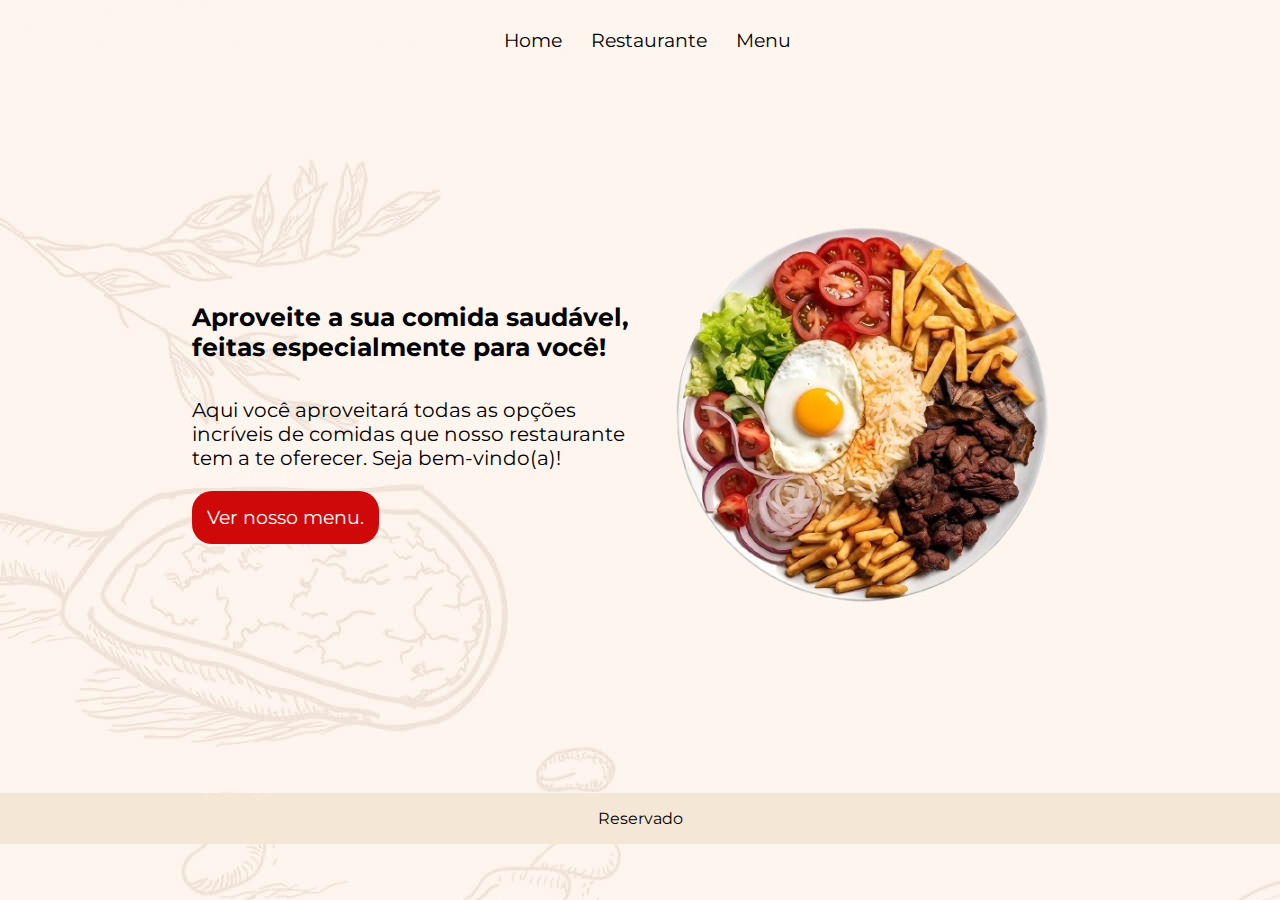
<file: index.html>
<!-- feito por Jaqueline -->
<!DOCTYPE html>
<html lang="pt-br">
<head>
    <meta charset="UTF-8">
    <meta name="viewport" content="width=device-width, initial-scale=1.0">
    <link rel="stylesheet" href="css/style.css">
    <link rel="preconnect" href="https://fonts.googleapis.com">
    <link rel="preconnect" href="https://fonts.gstatic.com" crossorigin>
    <link href="https://fonts.googleapis.com/css2?family=Montserrat:ital,wght@0,100..900;1,100..900&display=swap" rel="stylesheet">
    <title>Cardápio</title>
</head>
<body>
    <header>
        <nav>
            <ul>
                <li><a href="index.html">Home</a></li>
                <li><a href="restaurante.html">Restaurante</a></li>
                <li><a href="menu.html">Menu</a></li>
            </ul>
        </nav>
    </header>
    <main>
        <section class="apresentacao">
            <section class="apresentacao__conteudo">
                <h1 class="apresentacao__conteudo__titulo">Aproveite a sua comida saudável, feitas especialmente para você!
                </h1>
                <p class="apresentacao__conteudo__texto">Aqui você aproveitará todas as opções incríveis
                de comidas que nosso restaurante tem a te oferecer. Seja 
                bem-vindo(a)!
                </p>
                <p><a href="menu.html" class="botao">Ver nosso menu.</a></p>

            </section>
            <img class="imagem" src="images/pratoInicial.png" alt="foto comida">
        </section>
    </main>
    
    <footer>
        <p>Reservado</p>
    </footer>
    
</body>
</html>
</file>
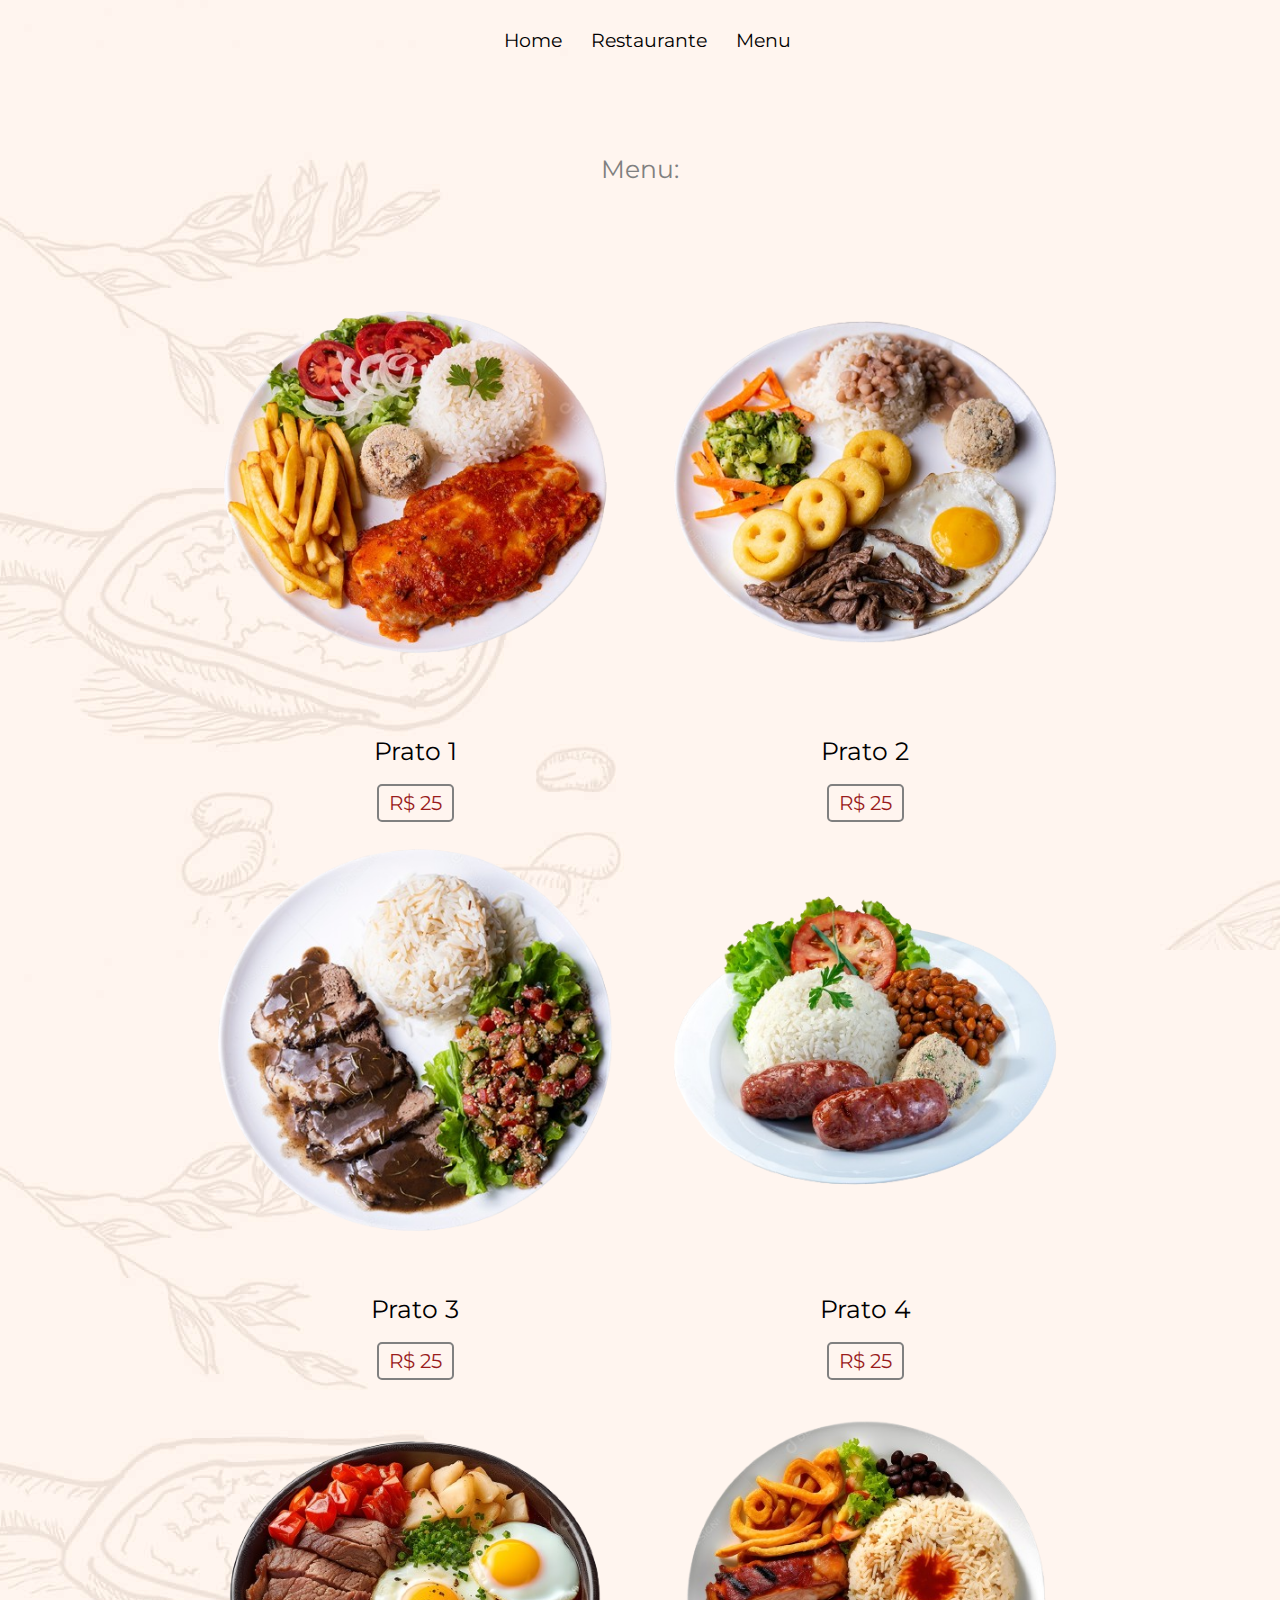
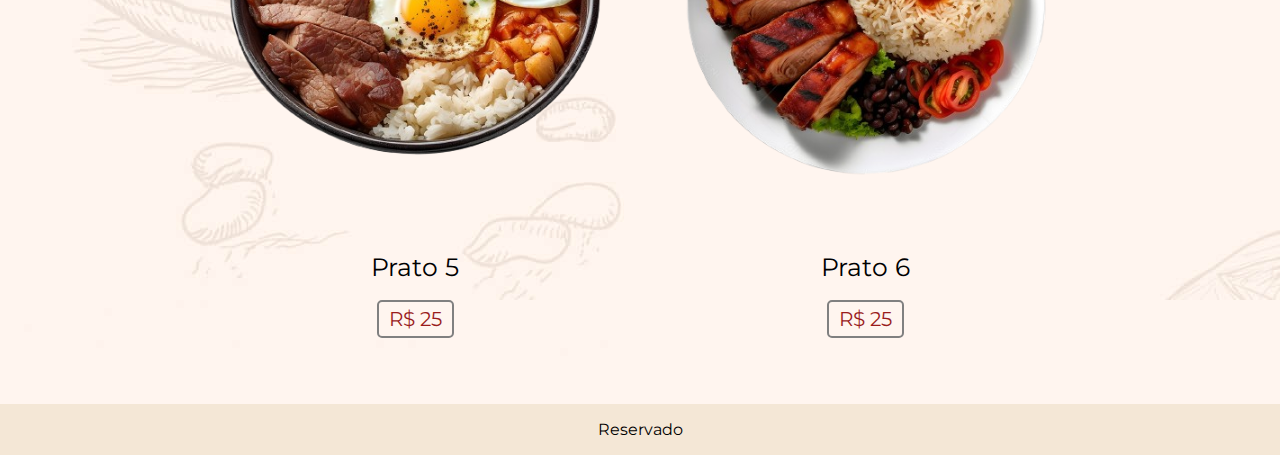
<file: menu.html>
<!-- feito por Jaqueline -->
<!DOCTYPE html>
<html lang="pt-br">
<head>
    <meta charset="UTF-8">
    <meta name="viewport" content="width=device-width, initial-scale=1.0">
    <title>Menu</title>
    <link rel="stylesheet" href="css/style.css">
    <link rel="preconnect" href="https://fonts.googleapis.com">
    <link rel="preconnect" href="https://fonts.gstatic.com" crossorigin>
    <link href="https://fonts.googleapis.com/css2?family=Montserrat:ital,wght@0,100..900;1,100..900&display=swap" rel="stylesheet">
</head>
<body>
    <header>
        <nav>
            <ul>
                <li><a href="index.html">Home</a></li>
                <li><a href="restaurante.html">Restaurante</a></li>
                <li><a href="menu.html">Menu</a></li>
            </ul>
        </nav>
    </header>
    <main>
        <section class="apresentacao_conteudo2">
            <p class="subtitulo">Menu:</p>
        </section>
        <section>
            <div class="imagens-container">
                <div class="cards">
                    <div class="card-item">
                        <img src="images/imagem1.png" alt="imagem de um prato de comida">
                        <p class="descricao1">Prato 1</p>
                        <span class="descricao2">R$ 25</span>
                    </div>
                    <div class="card-item">
                        <img src="images/imagem2.png" alt="imagem de um prato de comida">
                        <p class="descricao1">Prato 2</p>
                        <span class="descricao2">R$ 25</span>
                    </div>
                    <div class="card-item">
                        <img src="images/imagem3.png" alt="imagem de um prato de comida">
                        <p class="descricao1">Prato 3</p>
                        <span class="descricao2">R$ 25</span>
                    </div>
                    <div class="card-item">
                        <img src="images/imagem4.png" alt="imagem de um prato de comida">
                        <p class="descricao1">Prato 4</p>
                        <span class="descricao2">R$ 25</span>
                    </div>
                    <div class="card-item">
                        <img src="images/imagem5.png" alt="imagem de um prato de comida">
                        <p class="descricao1">Prato 5</p>
                        <span class="descricao2">R$ 25</span>
                    </div>
                    <div class="card-item">
                        <img src="images/imagem6.png" alt="imagem de um prato de comida">
                        <p class="descricao1">Prato 6</p>
                        <span class="descricao2">R$ 25</span>
                    </div>
                </div>
            </div>
        </section>
    </main>
    <footer>
        <p>Reservado</p>
    </footer>

</body>
</html>
</file>
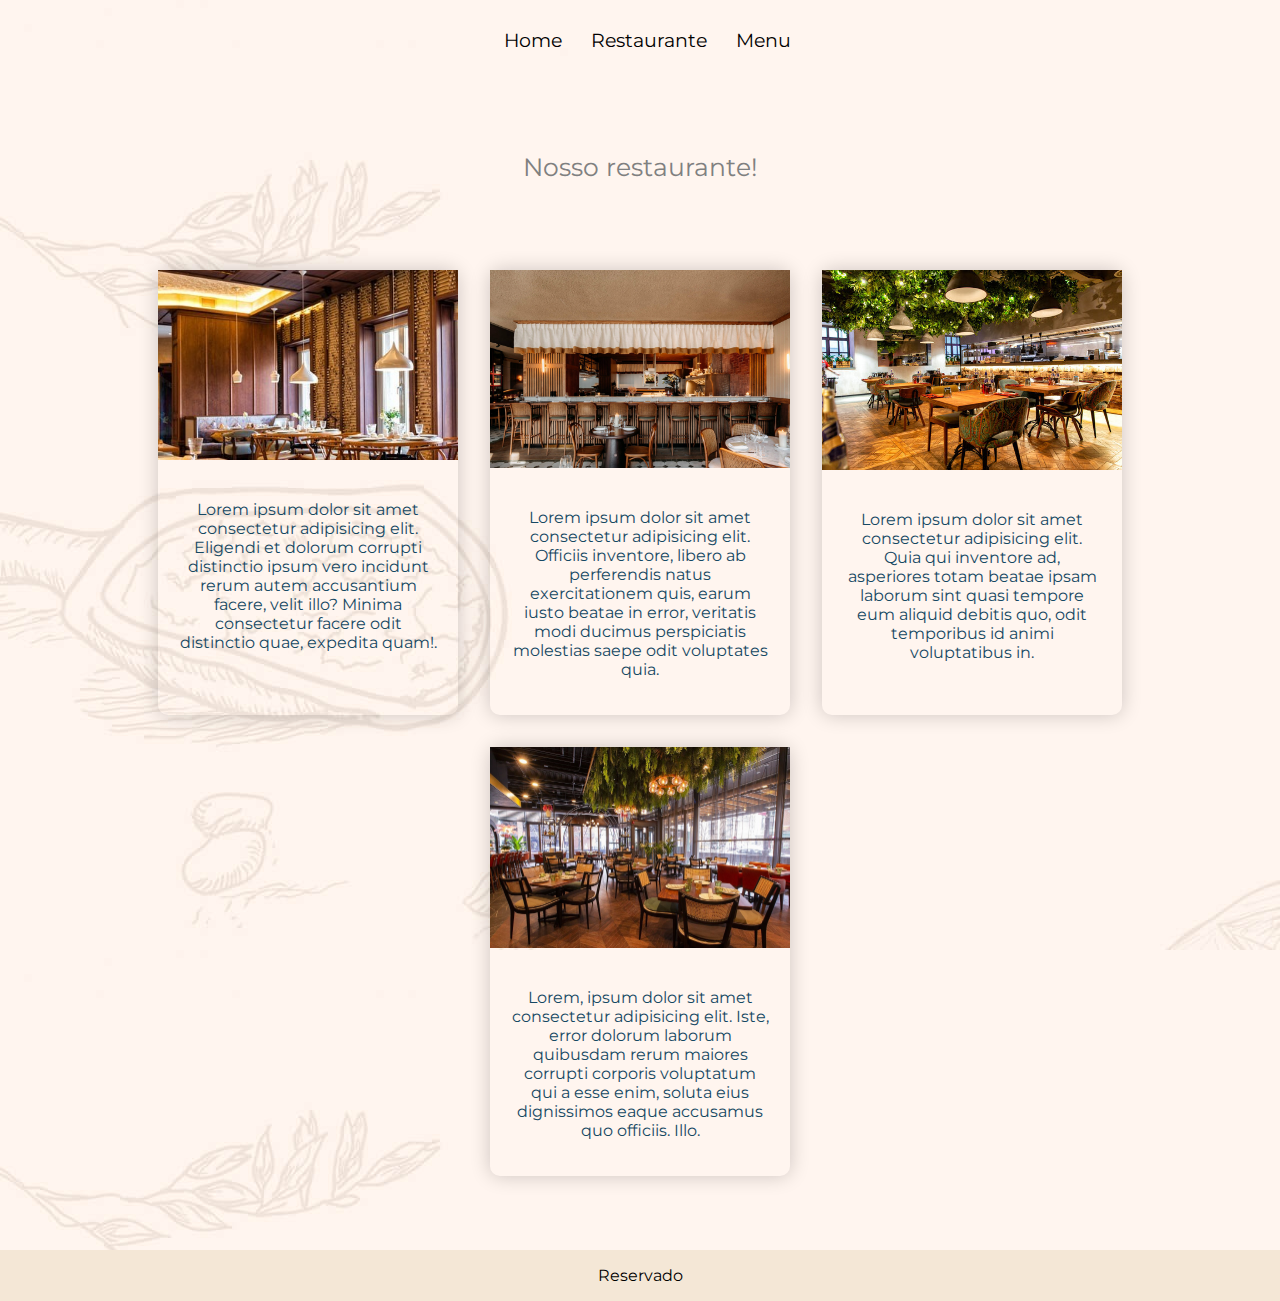
<file: restaurante.html>
<!-- feito por Jaqueline -->
<!DOCTYPE html>
<html lang="pt-br">
<head>
    <meta charset="UTF-8">
    <meta name="viewport" content="width=device-width, initial-scale=1.0">
    <title>Galeria</title>
    <link rel="stylesheet" href="css/style.css">
    <link rel="preconnect" href="https://fonts.googleapis.com">
    <link rel="preconnect" href="https://fonts.gstatic.com" crossorigin>
    <link href="https://fonts.googleapis.com/css2?family=Montserrat:ital,wght@0,100..900;1,100..900&display=swap" rel="stylesheet">
</head>
<body>
    <header>
        <nav>
            <ul>
                <li><a href="index.html">Home</a></li>
                <li><a href="restaurante.html">Restaurante</a></li>
                <li><a href="menu.html">Menu</a></li>
            </ul>
        </nav>
    </header>
    <main>
        <section class="gallery">
            <p class="tituloRestaurante">Nosso restaurante!</p>
            
                <div class="cards_2">
                    <div class="card-itens">
                        <img src="images/place.jpg" alt="restaurante">
                        <p class="descricao">Lorem ipsum dolor sit amet consectetur adipisicing elit. Eligendi et dolorum corrupti distinctio ipsum vero incidunt rerum autem accusantium facere, velit illo? Minima consectetur facere odit distinctio quae, expedita quam!.</p>
                    </div>
                    <div class="card-itens">
                        <img src="images/place2.jpg" alt="restaurante">
                        <p class="descricao"> Lorem ipsum dolor sit amet consectetur adipisicing elit. Officiis inventore, libero ab perferendis natus exercitationem quis, earum iusto beatae in error, veritatis modi ducimus perspiciatis molestias saepe odit voluptates quia.</p>
                    </div>
                    <div class="card-itens">
                        <img src="images/place3.jpg" alt="restaurante">
                        <p class="descricao">Lorem ipsum dolor sit amet consectetur adipisicing elit. Quia qui inventore ad, asperiores totam beatae ipsam laborum sint quasi tempore eum aliquid debitis quo, odit temporibus id animi voluptatibus in.</p>
                    </div>
                    <div class="card-itens">
                        <img src="images/place4.jpg" alt="restaurante">
                        <p class="descricao">Lorem, ipsum dolor sit amet consectetur adipisicing elit. Iste, error dolorum laborum quibusdam rerum maiores corrupti corporis voluptatum qui a esse enim, soluta eius dignissimos eaque accusamus quo officiis. Illo.</p>
                    </div>
                </div>
        </section>
    </main>
    <footer>
        <p>Reservado</p>
    </footer>
</body>
</html>
</file>
<file: css/style.css>
body {
    display: flex;
    flex-direction: column;
    margin: 0px auto;
    box-sizing: border-box;
    background-image: url('../images/banner.jpg');
}

.apresentacao {
    padding: 8% 15%;
    display: flex;
    align-items: center;
}
.apresentacao__conteudo{
    width: 615px;
    display: flex;
    flex-direction: column;
}

.apresentacao__conteudo__titulo{
    font-size: 25px;
    font-family: 'Montserrat', sans-serif;
}

.apresentacao__conteudo__texto{
    font-size: 20px;
    font-family: 'Montserrat', sans-serif;
}

img {
    width: 100%;
    max-width: 450px;
}
nav {
    text-align: center;
    padding-top: 1%;
}

li {
    display: inline-block;
    margin-right: 25px;
}

a:link, a:visited {
    font-family: 'Montserrat', sans-serif;
    font-size: 19px;
    color: black;
    text-align: center;
    text-decoration: none;
    border-bottom: 0;
}


.botao {
    padding: 15px;
    background-color: rgb(207, 9, 9);
    text-align: center;
    text-decoration: none;
    border-radius: 20px;
    cursor: pointer;
    font-family: 'Montserrat', sans-serif;
    color: #fff !important;
}

@media (max-width: 1020px) {
    .apresentacao {
      flex-direction: column-reverse;
      align-items: center;
      text-align: center;
    }
  
    .apresentacao__conteudo {
      width: 95%;
    }

    .imagens-container img {
        max-width: 380px;
    }
    .apresentacao__conteudo__titulo {
        font-size: 22px;
    }

    .apresentacao__conteudo__texto {
        font-size: 20px;
    }
   
}

.apresentacao_conteudo2 {
    padding: 2%;
    display: flex;
    flex-direction: column; /* Ajusta a direção dos itens para vertical */
    align-items: center; /* Centraliza horizontalmente */
    justify-content: center; /* Centraliza verticalmente */
}

.subtitulo {
    font-family: 'Montserrat', sans-serif;
    font-size: 25px;
    color: grey;
    padding-top: 1rem;
    animation: go-back 1s;
}

.subtitulo2 {
    font-family:'Segoe UI', Tahoma, Geneva, Verdana, sans-serif;
    font-size: 30px;
    font-weight: 500;
}

.imagens-container {
    padding: 0.5%; 
    display: flex;
    flex-wrap: wrap;
    justify-content: center;
    gap: 1rem;
}

.cards {
    font-family: Arial, Helvetica, sans-serif;
    padding: 1rem;
    border-radius: 10px;
    display: flex;
    flex-wrap: wrap;
    justify-content: center;
    
}

.card-item {
    text-align: center;
    
}

.descricao1 {
    font-size: 25px;
    font-family: 'Montserrat', sans-serif;
}

.descricao2 {
    font-size: 20px;
    color: rgb(154, 28, 28);
    font-family: 'Montserrat', sans-serif;
    border: 2px solid grey; 
    padding: 5px 10px; 
    border-radius: 5px; 
}

.cards_2 {
    font-family: 'Montserrat', sans-serif;
    color:#164863;
    padding: 1rem;
    border-radius: 10px;
    display: flex;
    flex-wrap: wrap; 
    justify-content: center; 
    gap: 1rem; /*espaço entre eles*/
}

.card-itens {
    width: 300px; 
    margin: 0.5rem; 
    text-align: center;
    border-radius: 10px; /* para bordas arredondadas */
    box-shadow: 0px 0px 20px rgba(0, 0, 0, 0.2); 
}

.card-itens img {
    max-width: 100%; 
    height: auto;
}

.descricao {
    padding: 20px;
    
}

.tituloRestaurante {
    font-family: 'Montserrat', sans-serif;
    font-size: 25px;
    text-align: center;
    margin: 5% 10%;
    color: grey;
    animation: go-back 1s;
}

main {
    flex-grow: 1; /*  garante que o conteúdo principal estenda-se até o rodapé, mesmo que haja pouco conteúdo. */
    padding-top: 20px; 
    margin-bottom: 50px; 
}


footer {
    background-color: #f4e7d6;
    color:black;
    text-align: center;
    font-family: 'Montserrat', sans-serif;
}


/*animações*/
@keyframes go-back {
    0% {
        transform: translateX(100px);
    }
    100% {
        transform: translateX(0);
    }
}
</file>
